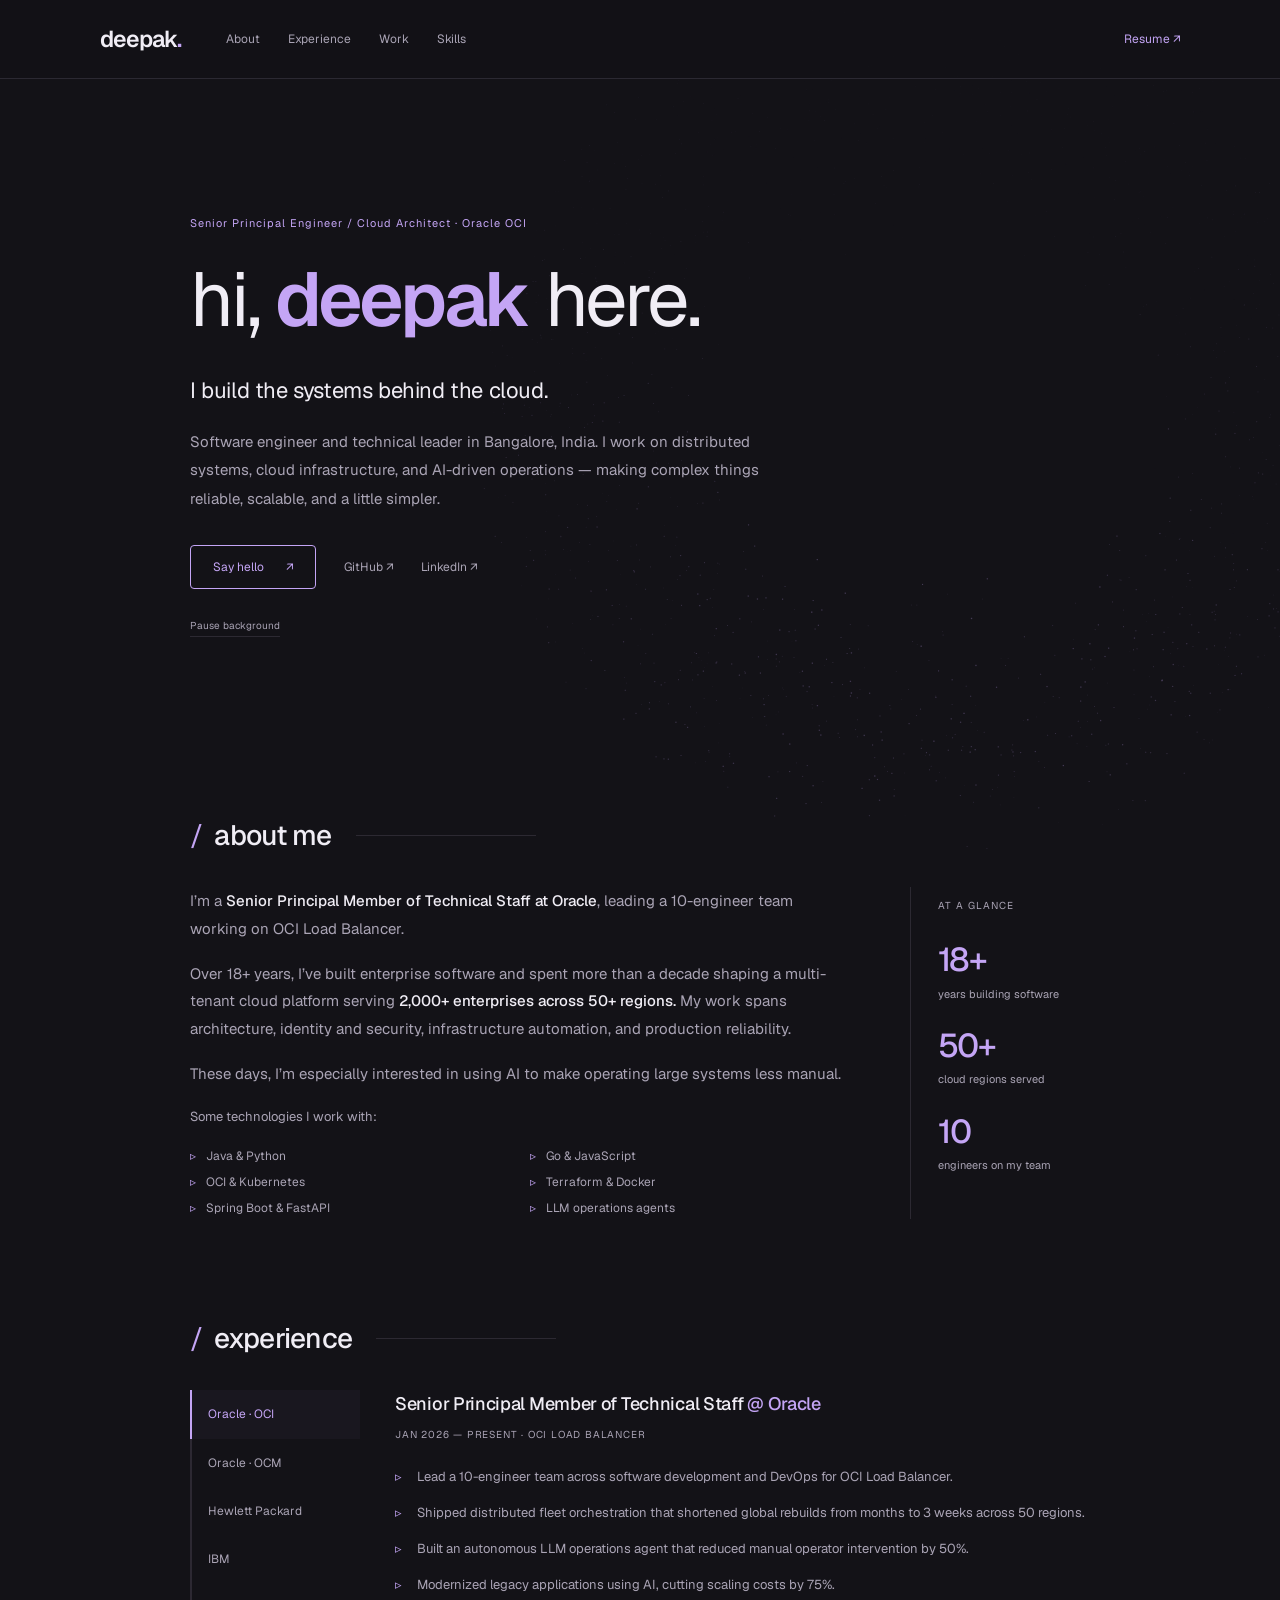
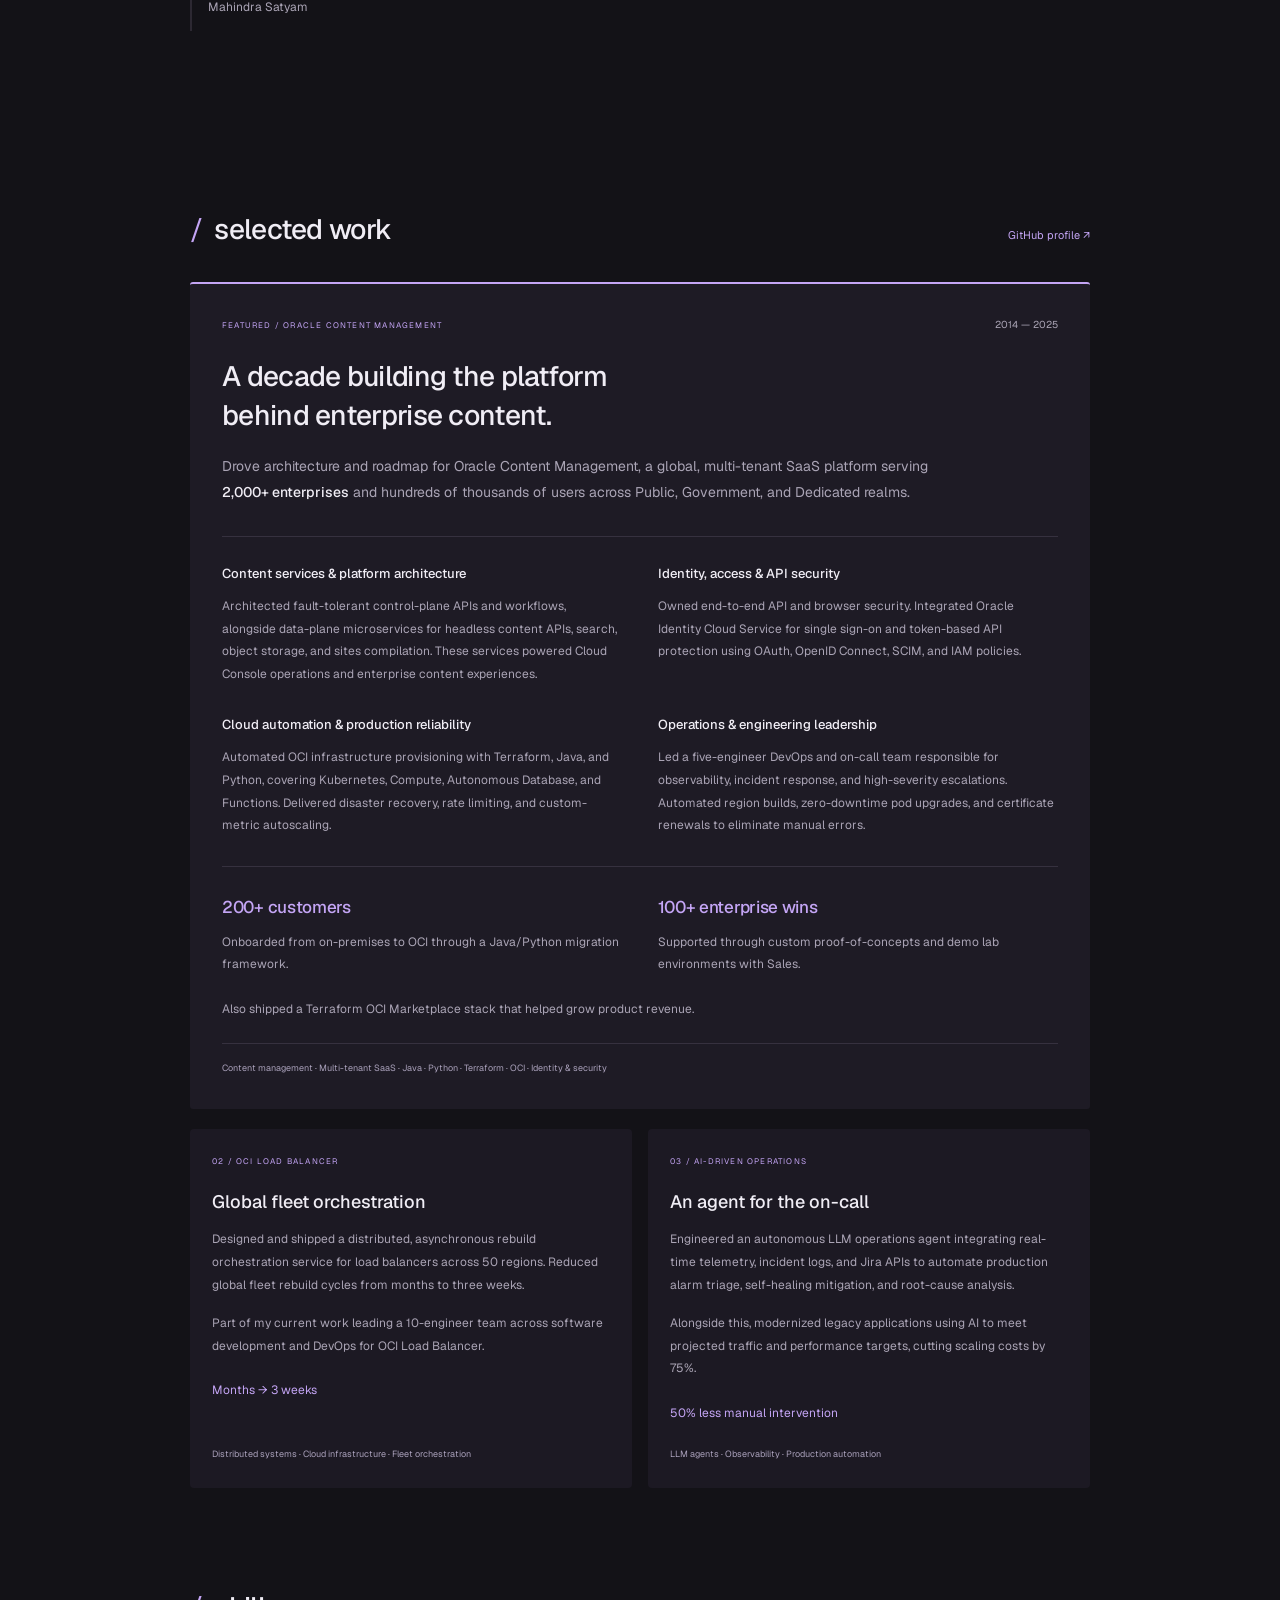
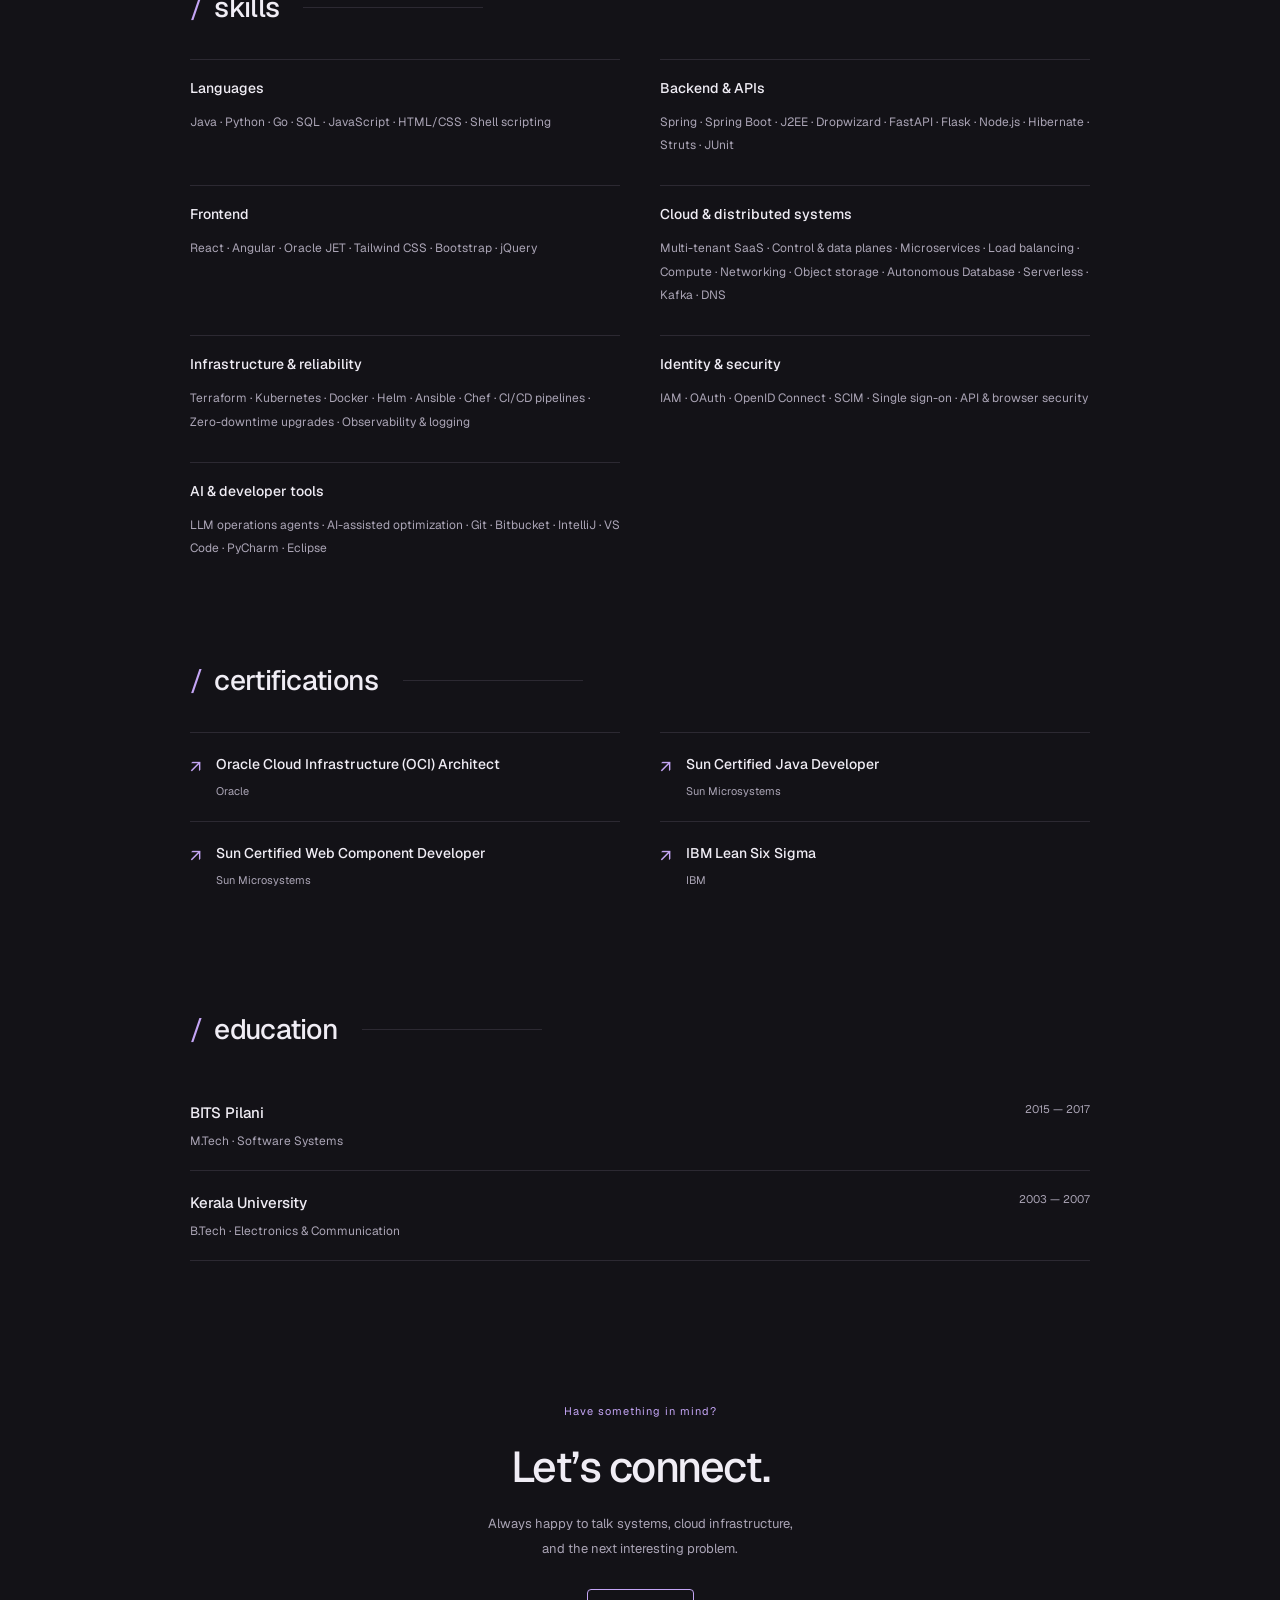
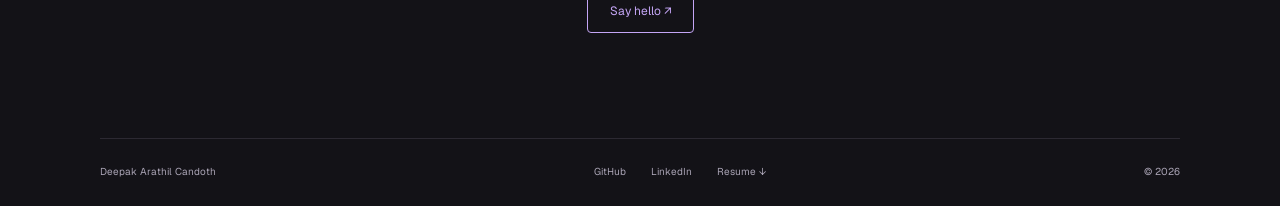
<file: index.html>
<!doctype html>
<html lang="en">
<head>
<meta charset="utf-8"><meta name="viewport" content="width=device-width,initial-scale=1">
<meta name="theme-color" content="#131217"><meta name="description" content="Deepak Arathil Candoth — Senior Principal Engineer at Oracle. Distributed systems, cloud infrastructure, and AI-driven operations.">
<meta property="og:title" content="Deepak Arathil Candoth — Principal Engineer / Cloud Architect"><meta property="og:description" content="Building reliable cloud systems and helping teams take them further."><meta property="og:type" content="website">
<title>Deepak Arathil Candoth — Principal Engineer / Cloud Architect</title>
<link rel="icon" href="assets/favicon.svg" type="image/svg+xml"><link rel="stylesheet" href="styles.css"><script src="assets/motion.js" defer></script><script src="script.js" defer></script>
</head>
<body>
<a class="skip" href="#main">Skip to content</a>
<canvas id="particle-field" aria-hidden="true"></canvas>
<header><div class="nav-wrap"><a class="brand" href="#home">deepak<span>.</span></a><nav aria-label="Main navigation"><a href="#about">About</a><a href="#experience">Experience</a><a href="#work">Work</a><a href="#skills">Skills</a></nav><a class="resume-link" href="assets/Deepak-Arathil-Candoth-Resume.pdf" target="_blank" rel="noopener noreferrer">Resume ↗</a></div></header>
<main id="main">
<section class="intro" id="home" aria-labelledby="intro-title">
<p class="eyebrow">Senior Principal Engineer / Cloud Architect · Oracle OCI</p>
<h1 id="intro-title">hi, <span>deepak</span> here.</h1>
<p class="intro-lede">I build the systems behind the cloud.</p>
<p class="intro-copy">Software engineer and technical leader in Bangalore, India. I work on distributed systems, cloud infrastructure, and AI-driven operations — making complex things reliable, scalable, and a little simpler.</p>
<div class="intro-actions"><a class="button" href="mailto:acdeepak85@gmail.com">Say hello <span aria-hidden="true">↗</span></a><a href="https://github.com/deepakac85" target="_blank" rel="noopener noreferrer">GitHub ↗</a><a href="https://linkedin.com/in/deepakac" target="_blank" rel="noopener noreferrer">LinkedIn ↗</a></div>
<button id="pause-drift" type="button" aria-pressed="false">Pause background</button>
</section>
<section id="about" aria-labelledby="about-title"><h2 id="about-title"><span>/</span> about me</h2><div class="about-grid"><div><p>I’m a <strong>Senior Principal Member of Technical Staff at Oracle</strong>, leading a 10-engineer team working on OCI Load Balancer.</p><p>Over 18+ years, I’ve built enterprise software and spent more than a decade shaping a multi-tenant cloud platform serving <strong>2,000+ enterprises across 50+ regions.</strong> My work spans architecture, identity and security, infrastructure automation, and production reliability.</p><p>These days, I’m especially interested in using AI to make operating large systems less manual.</p><p class="tech-label">Some technologies I work with:</p><ul class="tech-list"><li>Java & Python</li><li>Go & JavaScript</li><li>OCI & Kubernetes</li><li>Terraform & Docker</li><li>Spring Boot & FastAPI</li><li>LLM operations agents</li></ul></div><aside class="about-aside"><span class="aside-label">At a glance</span><div><strong>18+</strong><span>years building software</span></div><div><strong>50+</strong><span>cloud regions served</span></div><div><strong>10</strong><span>engineers on my team</span></div></aside></div></section>
<section id="experience" aria-labelledby="experience-title"><h2 id="experience-title"><span>/</span> experience</h2><div class="experience-layout"><div class="job-tabs" role="tablist" aria-label="Employers" aria-orientation="vertical"><button role="tab" id="tab-oci" aria-controls="job-oci" aria-selected="true" tabindex="0">Oracle · OCI</button><button role="tab" id="tab-ocm" aria-controls="job-ocm" aria-selected="false" tabindex="-1">Oracle · OCM</button><button role="tab" id="tab-hp" aria-controls="job-hp" aria-selected="false" tabindex="-1">Hewlett Packard</button><button role="tab" id="tab-ibm" aria-controls="job-ibm" aria-selected="false" tabindex="-1">IBM</button><button role="tab" id="tab-satyam" aria-controls="job-satyam" aria-selected="false" tabindex="-1">Mahindra Satyam</button></div><div class="job-panels">
<article role="tabpanel" id="job-oci" aria-labelledby="tab-oci" tabindex="0"><h3>Senior Principal Member of Technical Staff <span>@ Oracle</span></h3><p class="job-date">JAN 2026 — PRESENT · OCI LOAD BALANCER</p><ul class="job-bullets"><li>Lead a 10-engineer team across software development and DevOps for OCI Load Balancer.</li><li>Shipped distributed fleet orchestration that shortened global rebuilds from months to 3 weeks across 50 regions.</li><li>Built an autonomous LLM operations agent that reduced manual operator intervention by 50%.</li><li>Modernized legacy applications using AI, cutting scaling costs by 75%.</li></ul></article>
<article role="tabpanel" id="job-ocm" aria-labelledby="tab-ocm" tabindex="0" hidden><h3>Principal Member of Technical Staff <span>@ Oracle</span></h3><p class="job-date">JUN 2014 — DEC 2025 · CONTENT MANAGEMENT</p><ul class="job-bullets"><li>Drove architecture and roadmap for a multi-tenant SaaS platform serving 2,000+ enterprises.</li><li>Architected fault-tolerant control-plane APIs and data-plane microservices across Public, Government, and Dedicated realms.</li><li>Owned identity and API security with OAuth, OIDC, SCIM, and IAM.</li><li>Automated provisioning, zero-downtime upgrades, and certificate renewals. Built a migration framework for 200+ on-premises customers.</li></ul></article>
<article role="tabpanel" id="job-hp" aria-labelledby="tab-hp" tabindex="0" hidden><h3>Senior Software Designer <span>@ Hewlett Packard</span></h3><p class="job-date">JUL 2011 — JUN 2014</p><ul class="job-bullets"><li>Founding engineering team member for HP’s Enterprise Mobility Platform, from concept through launch.</li><li>Built the Mobile API Gateway, client SDKs, and push notification services using Java, Spring, and Hibernate.</li><li>Partnered with Sales on proof-of-concepts and technical product demos.</li></ul></article>
<article role="tabpanel" id="job-ibm" aria-labelledby="tab-ibm" tabindex="0" hidden><h3>System Engineer <span>@ IBM</span></h3><p class="job-date">NOV 2009 — JUL 2011</p><ul class="job-bullets"><li>Built content authoring, publishing workflows, and Apache Lucene search for IBM’s global sales organization.</li><li>Worked across requirements, design, development, and testing using Java, DB2, and shell scripting.</li><li>Won an award in the IBM–Topcoder Liquid Code competition and earned IBM Lean Six Sigma certification.</li></ul></article>
<article role="tabpanel" id="job-satyam" aria-labelledby="tab-satyam" tabindex="0" hidden><h3>Software Engineer <span>@ Mahindra Satyam</span></h3><p class="job-date">DEC 2007 — NOV 2009</p><ul class="job-bullets"><li>Built and maintained backend services for a core banking platform using Java, SOA, Struts, and Hibernate.</li><li>Completed intensive engineering training in Java and enterprise middleware.</li></ul></article>
</div></div></section>
<section id="work" aria-labelledby="work-title"><div class="section-heading"><h2 id="work-title"><span>/</span> selected work</h2><a href="https://github.com/deepakac85" target="_blank" rel="noopener noreferrer">GitHub profile ↗</a></div>
<article class="featured-work" aria-labelledby="ocm-work-title">
  <div class="featured-label"><span class="work-number">FEATURED / ORACLE CONTENT MANAGEMENT</span><span>2014 — 2025</span></div>
  <h3 id="ocm-work-title">A decade building the platform<br>behind enterprise content.</h3>
  <p class="featured-intro">Drove architecture and roadmap for Oracle Content Management, a global, multi-tenant SaaS platform serving <strong>2,000+ enterprises</strong> and hundreds of thousands of users across Public, Government, and Dedicated realms.</p>
  <div class="work-scope">
    <div><h4>Content services & platform architecture</h4><p>Architected fault-tolerant control-plane APIs and workflows, alongside data-plane microservices for headless content APIs, search, object storage, and sites compilation. These services powered Cloud Console operations and enterprise content experiences.</p></div>
    <div><h4>Identity, access & API security</h4><p>Owned end-to-end API and browser security. Integrated Oracle Identity Cloud Service for single sign-on and token-based API protection using OAuth, OpenID Connect, SCIM, and IAM policies.</p></div>
    <div><h4>Cloud automation & production reliability</h4><p>Automated OCI infrastructure provisioning with Terraform, Java, and Python, covering Kubernetes, Compute, Autonomous Database, and Functions. Delivered disaster recovery, rate limiting, and custom-metric autoscaling.</p></div>
    <div><h4>Operations & engineering leadership</h4><p>Led a five-engineer DevOps and on-call team responsible for observability, incident response, and high-severity escalations. Automated region builds, zero-downtime pod upgrades, and certificate renewals to eliminate manual errors.</p></div>
  </div>
  <div class="content-outcomes"><div><strong>200+ customers</strong><span>Onboarded from on-premises to OCI through a Java/Python migration framework.</span></div><div><strong>100+ enterprise wins</strong><span>Supported through custom proof-of-concepts and demo lab environments with Sales.</span></div></div>
  <p class="platform-note">Also shipped a Terraform OCI Marketplace stack that helped grow product revenue.</p>
  <span class="work-tags">Content management · Multi-tenant SaaS · Java · Python · Terraform · OCI · Identity & security</span>
</article>
<div class="work-grid">
<article class="work-card"><span class="work-number">02 / OCI LOAD BALANCER</span><h3>Global fleet orchestration</h3><p>Designed and shipped a distributed, asynchronous rebuild orchestration service for load balancers across 50 regions. Reduced global fleet rebuild cycles from months to three weeks.</p><p class="work-context">Part of my current work leading a 10-engineer team across software development and DevOps for OCI Load Balancer.</p><strong class="result">Months → 3 weeks</strong><span class="work-tags">Distributed systems · Cloud infrastructure · Fleet orchestration</span></article>
<article class="work-card"><span class="work-number">03 / AI-DRIVEN OPERATIONS</span><h3>An agent for the on-call</h3><p>Engineered an autonomous LLM operations agent integrating real-time telemetry, incident logs, and Jira APIs to automate production alarm triage, self-healing mitigation, and root-cause analysis.</p><p class="work-context">Alongside this, modernized legacy applications using AI to meet projected traffic and performance targets, cutting scaling costs by 75%.</p><strong class="result">50% less manual intervention</strong><span class="work-tags">LLM agents · Observability · Production automation</span></article>
</div></section>
<section id="skills" aria-labelledby="skills-title"><h2 id="skills-title"><span>/</span> skills</h2><div class="skills-grid">
<div><h3>Languages</h3><p>Java · Python · Go · SQL · JavaScript · HTML/CSS · Shell scripting</p></div>
<div><h3>Backend & APIs</h3><p>Spring · Spring Boot · J2EE · Dropwizard · FastAPI · Flask · Node.js · Hibernate · Struts · JUnit</p></div>
<div><h3>Frontend</h3><p>React · Angular · Oracle JET · Tailwind CSS · Bootstrap · jQuery</p></div>
<div><h3>Cloud & distributed systems</h3><p>Multi-tenant SaaS · Control & data planes · Microservices · Load balancing · Compute · Networking · Object storage · Autonomous Database · Serverless · Kafka · DNS</p></div>
<div><h3>Infrastructure & reliability</h3><p>Terraform · Kubernetes · Docker · Helm · Ansible · Chef · CI/CD pipelines · Zero-downtime upgrades · Observability & logging</p></div>
<div><h3>Identity & security</h3><p>IAM · OAuth · OpenID Connect · SCIM · Single sign-on · API & browser security</p></div>
<div><h3>AI & developer tools</h3><p>LLM operations agents · AI-assisted optimization · Git · Bitbucket · IntelliJ · VS Code · PyCharm · Eclipse</p></div>
</div></section>
<section id="certifications" aria-labelledby="certifications-title"><h2 id="certifications-title"><span>/</span> certifications</h2><ul class="certification-list">
<li><span class="cert-mark" aria-hidden="true">↗</span><div><h3>Oracle Cloud Infrastructure (OCI) Architect</h3><p>Oracle</p></div></li>
<li><span class="cert-mark" aria-hidden="true">↗</span><div><h3>Sun Certified Java Developer</h3><p>Sun Microsystems</p></div></li>
<li><span class="cert-mark" aria-hidden="true">↗</span><div><h3>Sun Certified Web Component Developer</h3><p>Sun Microsystems</p></div></li>
<li><span class="cert-mark" aria-hidden="true">↗</span><div><h3>IBM Lean Six Sigma</h3><p>IBM</p></div></li>
</ul></section>
<section class="education" aria-labelledby="education-title"><h2 id="education-title"><span>/</span> education</h2><div class="education-row"><div><h3>BITS Pilani</h3><p>M.Tech · Software Systems</p></div><span>2015 — 2017</span></div><div class="education-row"><div><h3>Kerala University</h3><p>B.Tech · Electronics & Communication</p></div><span>2003 — 2007</span></div></section>
<section class="contact" id="contact" aria-labelledby="contact-title"><p class="eyebrow">Have something in mind?</p><h2 id="contact-title">Let’s connect.</h2><p>Always happy to talk systems, cloud infrastructure,<br>and the next interesting problem.</p><a class="button" href="mailto:acdeepak85@gmail.com">Say hello ↗</a></section>
</main><footer><span>Deepak Arathil Candoth</span><div><a href="https://github.com/deepakac85" target="_blank" rel="noopener noreferrer">GitHub</a><a href="https://linkedin.com/in/deepakac" target="_blank" rel="noopener noreferrer">LinkedIn</a><a href="assets/Deepak-Arathil-Candoth-Resume.pdf" download>Resume ↓</a></div><span>© <span id="year">2026</span></span></footer>
</body></html>
</file>
<file: styles.css>
@font-face{font-family:Geist;src:url('assets/geist.woff2') format('woff2');font-display:swap;font-weight:100 900}
:root{--bg:#131217;--surface:#1e1b25;--ink:#f0edf5;--muted:#aaa4b5;--accent:#c4a5f5;--line:#c4b4db24;color-scheme:dark;font-family:Geist,Arial,sans-serif}
*{box-sizing:border-box}html{scroll-behavior:smooth;scroll-padding-top:95px}body{margin:0;background:var(--bg);color:var(--muted);font-size:15px;line-height:1.85}a{color:inherit;text-decoration:none}a:hover{color:var(--accent)}button{font:inherit;color:inherit}a:focus-visible,button:focus-visible,[tabindex]:focus-visible{outline:2px solid var(--accent);outline-offset:5px}::selection{background:#c4a5f533;color:var(--ink)}h1,h2,h3,p{margin:0}strong{color:var(--ink);font-weight:500}[hidden]{display:none!important}.skip{position:absolute;left:15px;top:-100px;z-index:50;background:var(--surface);padding:8px 16px}.skip:focus{top:10px}#particle-field{position:fixed;inset:0;width:100%;height:100%;z-index:-1;pointer-events:none}body{isolation:isolate}header{position:relative;border-bottom:1px solid var(--line);background:#131217ba}.nav-wrap{width:min(1080px,88%);margin:auto;min-height:78px;display:flex;align-items:center;gap:45px}.brand{font-size:23px;color:var(--ink);font-weight:600;letter-spacing:-1px}.brand span{color:var(--accent)}nav{display:flex;gap:28px;font-size:12px}.resume-link{margin-left:auto;font-size:12px;color:var(--accent)}main{width:min(900px,84%);margin:auto}.intro{min-height:660px;min-height:78svh;display:flex;flex-direction:column;align-items:start;justify-content:center;padding-block:100px 110px;position:relative}.eyebrow{font-size:11px;letter-spacing:1px;color:var(--accent)}h1{font-size:clamp(48px,7vw,76px);font-weight:400;letter-spacing:-3px;line-height:1.2;color:var(--ink);margin:20px 0 25px}h1 span{color:var(--accent);font-weight:600}.intro-lede{color:var(--ink);font-size:22px;letter-spacing:-.4px}.intro-copy{max-width:620px;font-size:15px;line-height:1.9;margin-top:17px}.intro-actions{display:flex;align-items:center;gap:28px;margin-top:32px;font-size:12px}.button{border:1px solid var(--accent);color:var(--accent);padding:10px 22px;border-radius:4px;display:inline-flex;gap:22px;align-items:center;font-size:12px;transition:background .2s}.button:hover{background:#c4a5f512}#pause-drift{margin-top:28px;padding:0;background:none;border:0;border-bottom:1px solid var(--line);font-size:10px;cursor:pointer;color:var(--muted)}section:not(.intro){padding-block:35px 65px}h2{font-size:28px;letter-spacing:-.7px;font-weight:500;color:var(--ink);display:flex;gap:12px;align-items:center;line-height:1.4;margin-bottom:32px}h2>span{color:var(--accent);font-weight:400}h2:after{content:'';height:1px;background:var(--line);width:min(180px,25vw);margin-left:12px}.about-grid{display:grid;grid-template-columns:1fr 180px;gap:65px}.about-grid p+p{margin-top:17px}.tech-label{font-size:13px}.tech-list{list-style:none;padding:0;display:grid;grid-template-columns:1fr 1fr;gap:4px 25px;font-size:12px;margin:16px 0 0}.tech-list li:before{content:'▹';color:var(--accent);margin-right:10px}.about-aside{border-left:1px solid var(--line);padding:3px 0 0 27px}.aside-label{font-size:10px;letter-spacing:1px;text-transform:uppercase}.about-aside>div{display:flex;flex-direction:column;margin-top:22px}.about-aside strong{font-size:33px;font-weight:500;color:var(--accent);line-height:1.2;letter-spacing:-1px}.about-aside>div>span{font-size:11px;margin-top:4px}.experience-layout{display:grid;grid-template-columns:170px 1fr;gap:35px;min-height:320px}.job-tabs{display:flex;flex-direction:column;align-items:stretch}.job-tabs button{border:0;border-left:2px solid var(--line);text-align:left;background:transparent;font-size:12px;padding:13px 16px;cursor:pointer}.job-tabs button:hover{color:var(--accent);background:#c4a5f507}.job-tabs button[aria-selected=true]{color:var(--accent);border-left-color:var(--accent);background:#c4a5f509}.job-panels article{outline-offset:8px}.job-panels h3{font-size:18px;line-height:1.6;font-weight:500;color:var(--ink);letter-spacing:-.3px}.job-panels h3 span{color:var(--accent)}.job-date{font-size:10px;letter-spacing:.8px;margin:7px 0 20px}.job-bullets{list-style:none;padding:0;margin:0;font-size:13px}.job-bullets li{position:relative;padding-left:22px;margin-bottom:12px;line-height:1.85}.job-bullets li:before{content:'▹';position:absolute;left:0;color:var(--accent)}.section-heading{display:flex;align-items:baseline;justify-content:space-between;gap:20px}.section-heading h2:after{display:none}.section-heading>a{font-size:11px;color:var(--accent);white-space:nowrap}.work-grid{display:grid;grid-template-columns:repeat(2,1fr);gap:16px}.work-card{background:#1e1b25dd;padding:25px 22px;border-radius:4px;display:flex;flex-direction:column}.work-number{font-size:8px;letter-spacing:1.2px;color:var(--accent)}.work-card h3{font-size:18px;line-height:1.5;font-weight:500;color:var(--ink);margin:20px 0 13px}.work-card>p{font-size:12px;line-height:1.9}.result{display:block;font-size:12px;color:var(--accent);font-weight:400;margin:22px 0}.work-tags{display:block;margin-top:auto;font-size:9px;line-height:1.8;color:#aaa1bb}.education-row{display:flex;justify-content:space-between;gap:20px;padding:18px 0;border-bottom:1px solid var(--line)}.education-row h3{font-size:15px;font-weight:500;color:var(--ink)}.education-row p{font-size:12px;margin-top:3px}.education-row>span{font-size:11px;white-space:nowrap}.contact{text-align:center;padding-block:75px 105px!important}.contact h2{display:block;font-size:43px;letter-spacing:-1.5px;margin:15px 0}.contact h2:after{display:none}.contact>p:not(.eyebrow){font-size:13px;line-height:1.9}.contact .button{margin-top:28px}footer{width:min(1080px,88%);margin:auto;border-top:1px solid var(--line);padding:24px 0;display:flex;gap:20px;justify-content:space-between;font-size:10px}footer>div{display:flex;gap:25px}
@media(max-width:750px){.about-grid{gap:30px;grid-template-columns:1fr 145px}.work-grid{grid-template-columns:1fr}.work-card{padding:24px}.work-card h3{margin-top:12px}.result{margin:16px 0}.experience-layout{gap:20px;grid-template-columns:145px 1fr}.intro{min-height:650px}.intro-lede{font-size:20px}}
@media(max-width:480px){body{font-size:14px}.nav-wrap{gap:22px;min-height:70px}nav{gap:16px;font-size:11px}.resume-link{font-size:10px}.brand{font-size:21px}main{width:86%}h1{font-size:49px;letter-spacing:-2.5px}.intro{min-height:660px;padding-block:85px 80px}.eyebrow{font-size:9px}.intro-lede{font-size:18px}.intro-copy{font-size:13px}.intro-actions{gap:22px;font-size:11px}.button{font-size:11px;padding:9px 16px}.about-grid{grid-template-columns:1fr;gap:30px}.about-aside{display:grid;grid-template-columns:repeat(3,1fr);padding:20px 0 0;border-left:0;border-top:1px solid var(--line);gap:15px}.aside-label{display:none}.about-aside>div{margin:0}.about-aside strong{font-size:28px}.about-aside>div>span{font-size:9px}.tech-list{font-size:11px;gap:5px 10px}h2{font-size:25px;margin-bottom:28px;gap:9px}h2:after{margin-left:4px;width:65px}section:not(.intro){padding-block:30px 45px}.experience-layout{grid-template-columns:1fr;gap:28px;min-height:0}.job-tabs{flex-direction:row;flex-wrap:wrap;gap:4px}.job-tabs button{padding:8px 10px;border-left:0;border-bottom:2px solid var(--line);font-size:10px}.job-tabs button[aria-selected=true]{border-bottom-color:var(--accent)}.job-panels h3{font-size:16px}.job-date{font-size:9px}.job-bullets{font-size:12px}.section-heading{gap:10px}.section-heading>a{font-size:9px}.education-row>span{font-size:10px}.contact h2{font-size:37px}.contact{padding-block:60px 75px!important}footer{flex-wrap:wrap;row-gap:15px;font-size:9px}footer>span:first-child{width:100%}}
@media(prefers-reduced-motion:reduce){html{scroll-behavior:auto}*{transition:none!important}}

/* Featured Content Management work */
.featured-work{background:var(--surface);border-top:2px solid var(--accent);border-radius:3px;padding:32px;margin-bottom:20px}.featured-label{display:flex;justify-content:space-between;align-items:center;gap:20px}.featured-label>span:last-child{font-size:10px;white-space:nowrap}.featured-work>h3{font-size:28px;line-height:1.4;letter-spacing:-.7px;font-weight:500;color:var(--ink);margin:23px 0 17px}.featured-intro{font-size:14px;max-width:740px;line-height:1.9}.work-scope{display:grid;grid-template-columns:1fr 1fr;gap:27px 35px;margin-top:30px;padding-top:25px;border-top:1px solid var(--line)}.work-scope h4{font-size:13px;font-weight:500;color:var(--ink);margin:0 0 9px}.work-scope p{font-size:12px;line-height:1.9}.content-outcomes{display:grid;grid-template-columns:1fr 1fr;gap:35px;border-top:1px solid var(--line);padding-top:25px;margin-top:29px}.content-outcomes>div{display:flex;flex-direction:column;gap:7px}.content-outcomes strong{font-size:17px;color:var(--accent);font-weight:500;letter-spacing:-.3px}.content-outcomes span{font-size:12px;line-height:1.9}.platform-note{font-size:12px;margin-top:22px}.featured-work>.work-tags{display:block;border-top:1px solid var(--line);padding-top:16px;margin-top:23px}.work-card>.work-context{margin-top:15px}
@media(max-width:750px){.work-grid{grid-template-columns:1fr}.featured-work{padding:26px}.work-scope{gap:25px}.featured-work>h3{font-size:25px}}
@media(max-width:480px){.featured-work{padding:22px}.featured-label{align-items:start;gap:15px}.featured-label .work-number{font-size:8px;max-width:180px}.featured-label>span:last-child{font-size:8px}.featured-work>h3{font-size:24px;line-height:1.4}.featured-work>h3 br{display:none}.featured-intro{font-size:12px}.work-scope,.content-outcomes{grid-template-columns:1fr;gap:23px}.work-scope h4{font-size:13px}.work-scope p,.content-outcomes span{font-size:12px}.platform-note{font-size:11px}}

/* Skills and certifications */
.skills-grid{display:grid;grid-template-columns:1fr 1fr;gap:28px 40px}.skills-grid>div{border-top:1px solid var(--line);padding-top:16px}.skills-grid h3{font-size:14px;font-weight:500;color:var(--ink);margin-bottom:9px}.skills-grid p{font-size:12px;line-height:1.95}.certification-list{list-style:none;padding:0;margin:0;display:grid;grid-template-columns:1fr 1fr;gap:0 40px}.certification-list li{display:flex;align-items:start;gap:15px;padding:20px 0;border-top:1px solid var(--line)}.cert-mark{color:var(--accent);font-size:18px;line-height:1.5}.certification-list h3{font-size:14px;font-weight:500;line-height:1.7;color:var(--ink)}.certification-list p{font-size:11px;margin-top:4px}
@media(max-width:480px){.nav-wrap{gap:16px}nav{gap:12px;font-size:10px}.resume-link{font-size:9px}.skills-grid,.certification-list{grid-template-columns:1fr}.skills-grid{gap:22px}.certification-list h3{font-size:13px}.skills-grid h3{font-size:13px}}
@media(max-width:360px){.nav-wrap{gap:12px;width:90%}nav{gap:9px}.brand{font-size:19px}}
</file>
